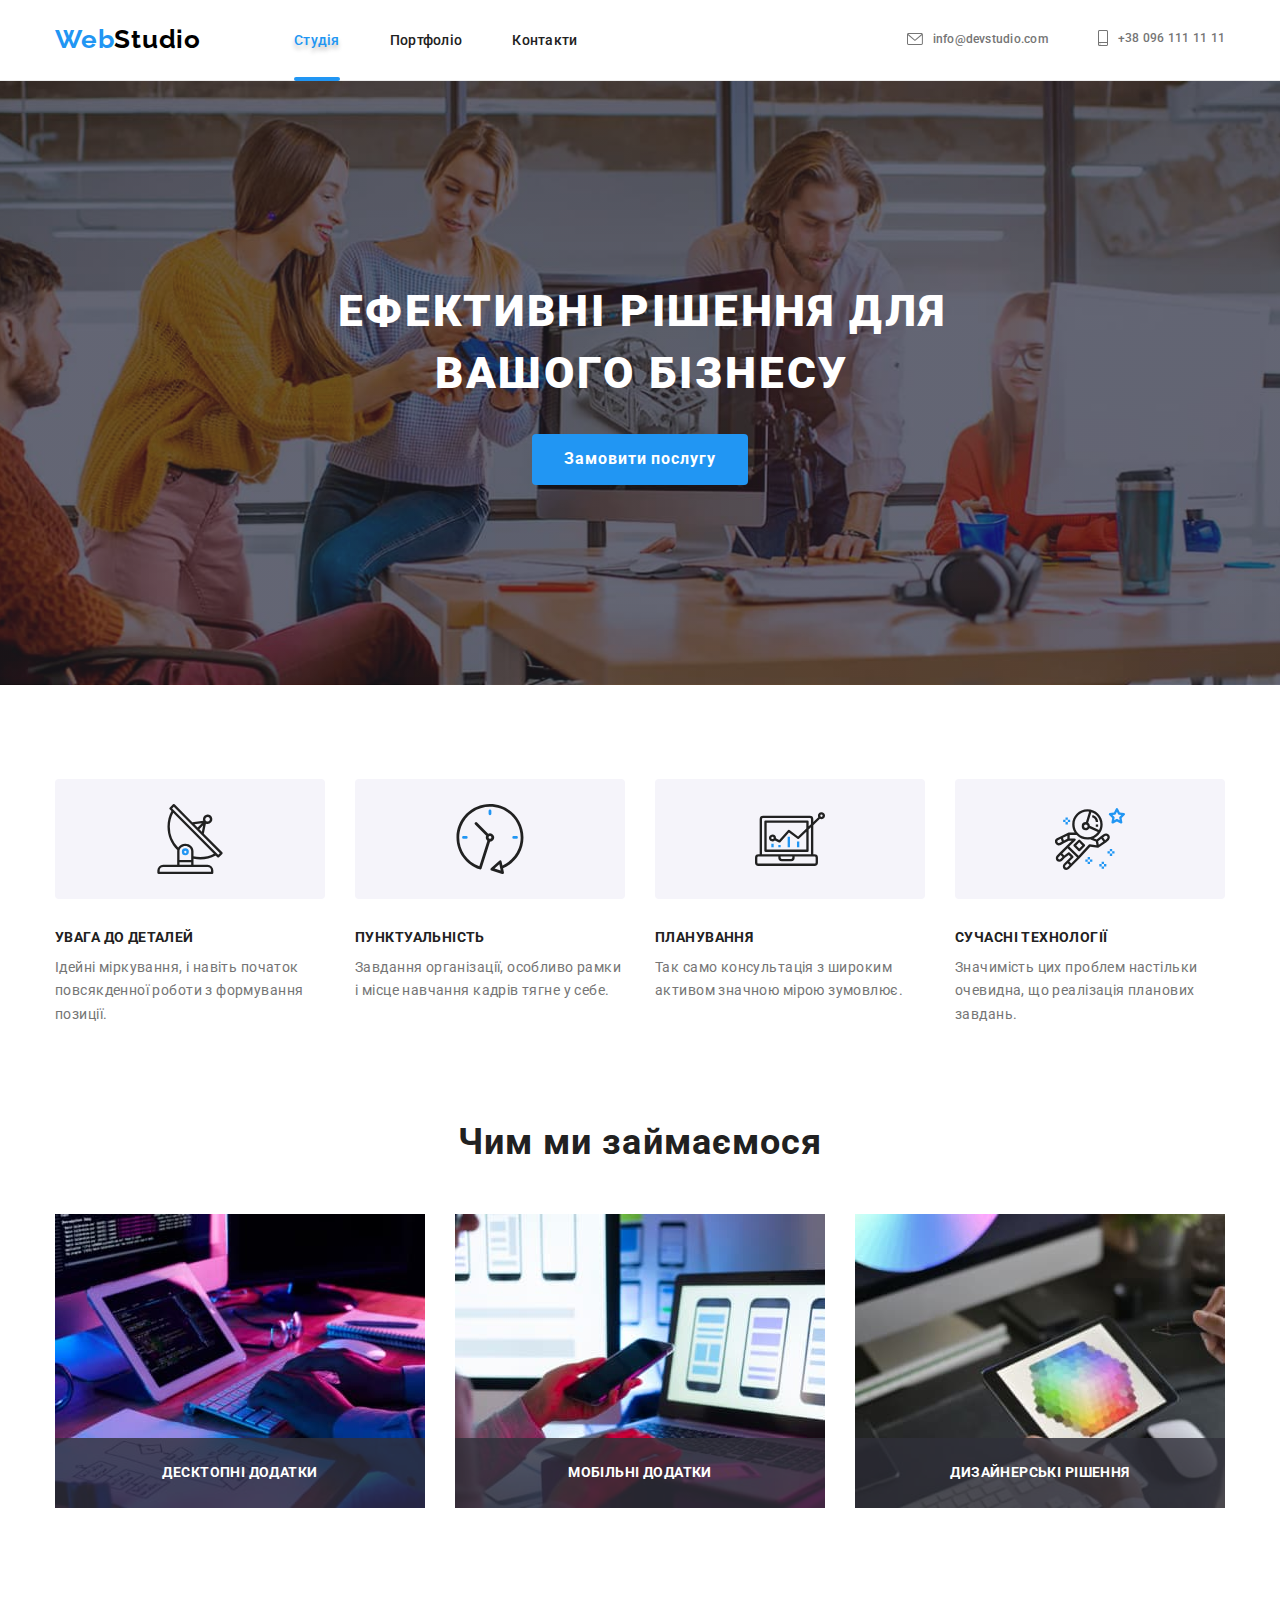
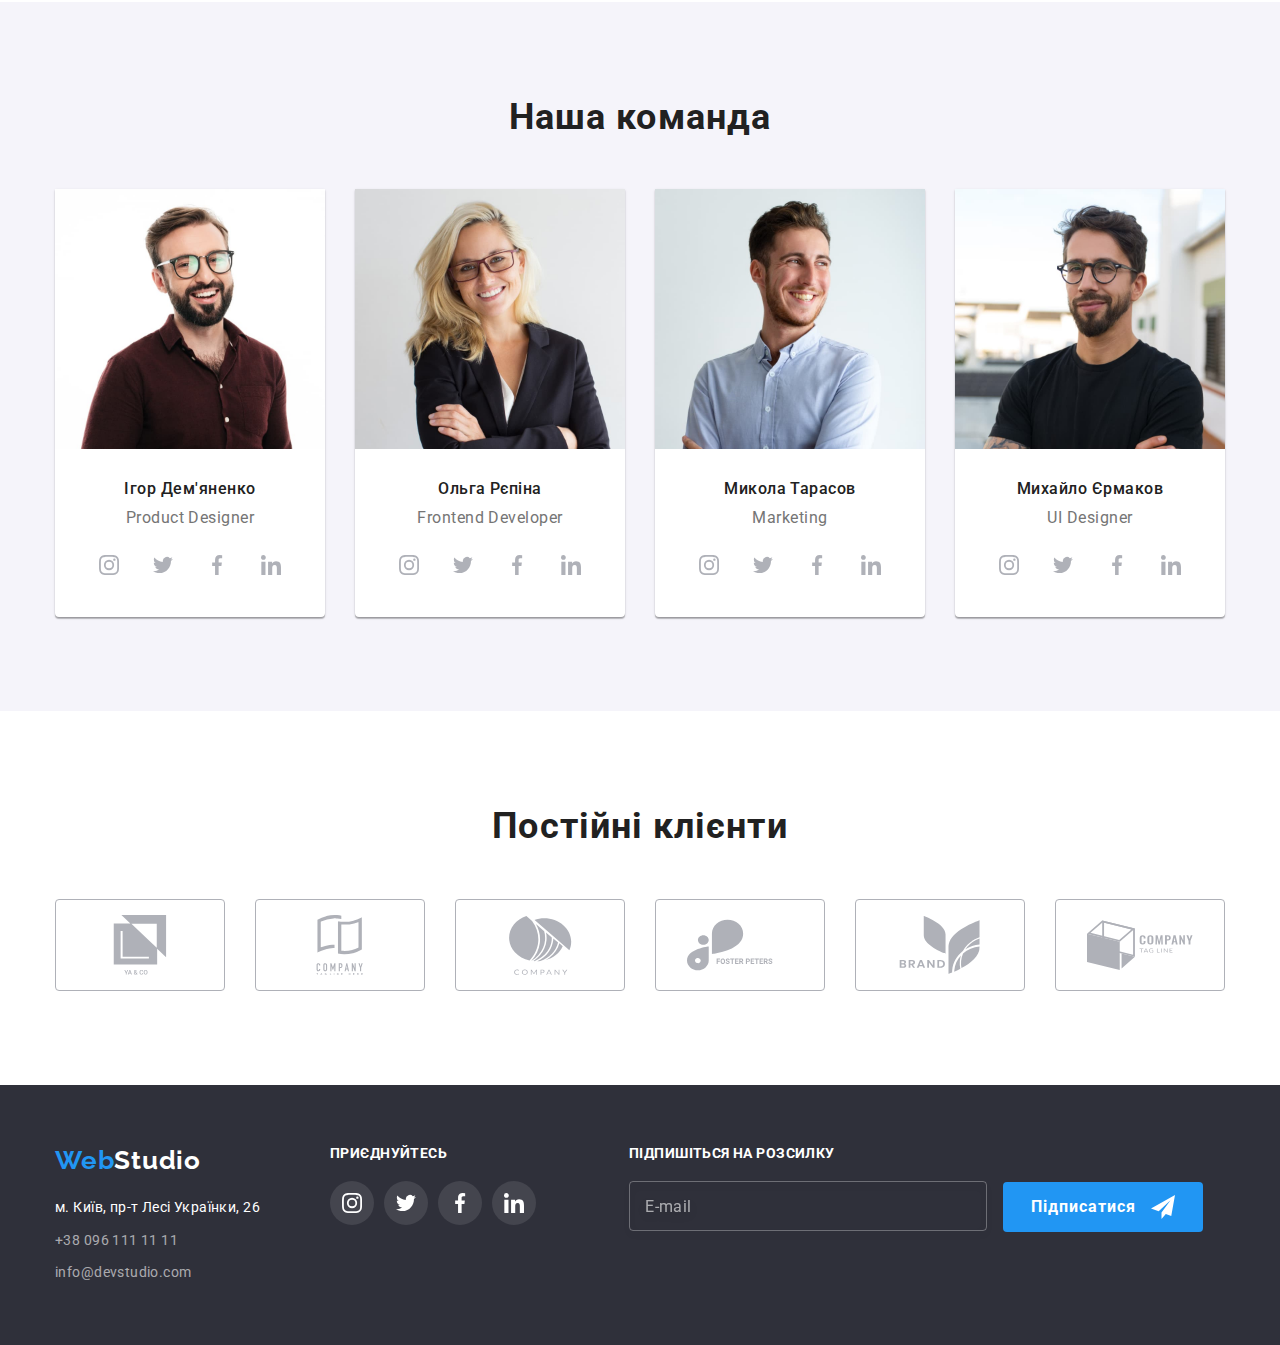
<file: index.html>
<!DOCTYPE html>
<html lang="uk">
  <head>
    <meta charset="UTF-8" />
    <meta http-equiv="X-UA-Compatible" content="IE=edge" />
    <meta name="viewport" content="width=device-width, initial-scale=1.0" />
    <title>WebStudio</title>
    <link rel="preconnect" href="https://fonts.googleapis.com" />
    <link rel="preconnect" href="https://fonts.gstatic.com" crossorigin />
    <link
      href="https://fonts.googleapis.com/css2?family=Raleway:wght@700&family=Roboto:wght@400;500;700;900&display=swap"
      rel="stylesheet"
    />
    <link
      rel="stylesheet"
      href="https://cdnjs.cloudflare.com/ajax/libs/modern-normalize/1.1.0/modern-normalize.min.css"
    />
    <link rel="stylesheet" href="./css/main.min.css" />
  </head>
  <body>
    <header class="header">
      <div class="container header__container">
        <nav class="site-nav">
          <a class="logo header__logo" href="index.html" lang="en"
            >Web<span class="logo__dark">Studio</span></a
          >
          <ul class="site-nav__list">
            <li class="site-nav__item">
              <a class="site-nav__link current-page" href="index.html"
                >Студія</a
              >
            </li>
            <li class="site-nav__item">
              <a class="site-nav__link" href="porfolio.html">Портфоліо</a>
            </li>
            <li class="site-nav__item">
              <a class="site-nav__link" href="index.html">Контакти</a>
            </li>
          </ul>
        </nav>
        <ul class="contacts">
          <li class="contacts__item">
            <a class="contacts__link" href="mailto:info@devstudio.com">
              <svg class="contacts__icon-mail">
                <use href="./images/icon.svg#icon-mail"></use>
              </svg>
              info@devstudio.com</a
            >
          </li>
          <li class="contacts__item">
            <a class="contacts__link" href="tel:+380961111111">
              <svg class="contacts__icon-tel">
                <use href="./images/icon.svg#icon-tel"></use>
              </svg>
              +38 096 111 11 11</a
            >
          </li>
        </ul>
        <button type="button" class="mob-menu__open" data-menu-open>
          <svg class="mob-menu__icon">
            <use href="./images/icon.svg#mob-menu-open"></use>
          </svg>
        </button>
      </div>
      <div class="mob-menu is-hidden" data-menu>
        <div class="mob-menu__container">
          <div class="mob-menu__top">
            <button type="button" class="mob-menu__close" data-menu-close>
              <svg class="mob-menu__icon">
                <use href="./images/icon.svg#icon-close"></use>
              </svg>
            </button>
            <ul class="mob-menu__list">
              <li class="mob-menu__item">
                <a class="mob-menu__link" href="index.html">Студія</a>
              </li>
              <li class="mob-menu__item">
                <a class="mob-menu__link" href="porfolio.html">Портфоліо</a>
              </li>
              <li class="mob-menu__item">
                <a class="mob-menu__link" href="index.html">Контакти</a>
              </li>
            </ul>
          </div>
          <div class="mob-menu__bottom">
            <ul class="mob-contacts">
              <li class="mob-contacts__item">
                <a
                  class="mob-contacts__tel mob-contacts--base"
                  href="tel:+380961111111"
                >
                  +38 096 111 11 11</a
                >
              </li>
              <li class="mob-contacts__item">
                <a
                  class="mob-contacts__mail mob-contacts--base"
                  href="mailto:info@devstudio.com"
                >
                  info@devstudio.com</a
                >
              </li>
            </ul>
            <div class="socials__wrap">
              <ul class="mob-socials">
                <li class="mob-socials__item">
                  <a href="" class="mob-socials__link">Instagram</a>
                </li>
                <li class="mob-socials__item">
                  <a href="" class="mob-socials__link">Twitter</a>
                </li>
                <li class="mob-socials__item">
                  <a href="" class="mob-socials__link">Facebook</a>
                </li>
                <li class="mob-socials__item">
                  <a href="" class="mob-socials__link">LinkedIn</a>
                </li>
              </ul>
            </div>
          </div>
        </div>
      </div>
    </header>
    <main>
      <section class="hero container">
        <div class="hero__container">
          <h1 class="hero__title">Ефективні рішення для вашого бізнесу</h1>
          <div class="hero__button-wrap">
            <button type="button" class="hero__button" data-modal-open>
              Замовити послугу
            </button>
          </div>
        </div>
      </section>
      <section class="preference container section">
        <div class="preference__wrap">
          <h2 class="preference__title visually-hidden">Переваги компанії</h2>
          <ul class="preference__list">
            <li class="preference__item">
              <div class="preference__icon-box">
                <svg class="preference__icon">
                  <use href="./images/icon.svg#icon-antenna"></use>
                  ó
                </svg>
              </div>
              <h3 class="preference__title">УВАГА ДО ДЕТАЛЕЙ</h3>
              <p class="preference__text">
                Ідейні міркування, і навіть початок повсякденної роботи з
                формування позиції.
              </p>
            </li>
            <li class="preference__item">
              <div class="preference__icon-box">
                <svg class="preference__icon">
                  <use href="./images/icon.svg#icon-clock"></use>
                </svg>
              </div>
              <h3 class="preference__title">ПУНКТУАЛЬНІСТЬ</h3>
              <p class="preference__text">
                Завдання організації, особливо рамки і місце навчання кадрів
                тягне у себе.
              </p>
            </li>
            <li class="preference__item">
              <div class="preference__icon-box">
                <svg class="preference__icon">
                  <use href="./images/icon.svg#icon-diagram"></use>
                </svg>
              </div>
              <h3 class="preference__title">ПЛАНУВАННЯ</h3>
              <p class="preference__text">
                Так само консультація з широким активом значною мірою зумовлює.
              </p>
            </li>
            <li class="preference__item">
              <div class="preference__icon-box">
                <svg class="preference__icon">
                  <use href="./images/icon.svg#icon-astronaut"></use>
                </svg>
              </div>
              <h3 class="preference__title">СУЧАСНІ ТЕХНОЛОГІЇ</h3>
              <p class="preference__text">
                Значимість цих проблем настільки очевидна, що реалізація
                планових завдань.
              </p>
            </li>
          </ul>
        </div>
      </section>
      <section class="examples">
        <div class="examples__wrap container">
          <h2 class="examples__title">Чим ми займаємося</h2>
          <ul class="examples__list">
            <li class="examples__item">
              <p class="examples__label">Десктопні додатки</p>
              <picture>
                <source
                  srcset="
                    ./images/example-1-desktop.jpg    1x,
                    ./images/example-1-desktop-2x.jpg 2x
                  "
                  media="(min-width: 1200px)"
                />
                <img
                  src="./images/example-1-desktop.jpg"
                  alt="приклад-роботи-1"
                  width="370"
                />
              </picture>
            </li>
            <li class="examples__item">
              <p class="examples__label">Мобільні додатки</p>
              <picture>
                <source
                  srcset="
                    ./images/example-2-desktop.jpg    1x,
                    ./images/example-2-desktop-2x.jpg 2x
                  "
                  media="(min-width: 1200px)"
                />
                <img
                  src="./images/example-2-desktop.jpg"
                  alt="приклад-роботи-1"
                  width="370"
                />
              </picture>
            </li>
            <li class="examples__item">
              <p class="examples__label">Дизайнерські рішення</p>
              <picture>
                <source
                  srcset="
                    ./images/example-3-desktop.jpg    1x,
                    ./images/example-3-desktop-2x.jpg 2x
                  "
                  media="(min-width: 1200px)"
                />
                <img
                  src="./images/example-3-desktop.jpg"
                  alt="приклад-роботи-1"
                  width="370"
                />
              </picture>
            </li>
          </ul>
        </div>
      </section>
      <section class="team">
        <div class="team__wrap container section">
          <h2 class="team__title">Наша команда</h2>
          <ul class="team__list">
            <li class="team__content-box">
              <picture>
                <source
                  srcset="
                    ./images/team-1-desktop.jpg    1x,
                    ./images/team-1-desktop-2x.jpg 2x
                  "
                  media="(min-width: 1200px)"
                />
                <source
                  srcset="
                    ./images/team-1-tab.jpg    1x,
                    ./images/team-1-tab-2x.jpg 2x
                  "
                  media="(min-width: 768px)"
                />
                <source
                  srcset="
                    ./images/team-1-mob.jpg    1x,
                    ./images/team-1-mob-2x.jpg 2x
                  "
                  media="(max-width: 767px)"
                />
                <img
                  src="./images/team-1-desktop.jpg"
                  alt="перший член команди"
                  width="450px"
                />
              </picture>
              <div class="team__content">
                <h3 class="team__name">Ігор Дем'яненко</h3>
                <p class="team__position" lang="en">Product Designer</p>
                <ul class="social">
                  <li class="social__item">
                    <a
                      href=""
                      target="_blank"
                      rel="nofollow noreferrer noopener"
                      class="social__link"
                    >
                      <svg class="social__icon">
                        <use href="./images/icon.svg#icon-instagram"></use>
                      </svg>
                    </a>
                  </li>
                  <li class="social__item">
                    <a
                      href=""
                      target="_blank"
                      rel="nofollow noreferrer noopener"
                      class="social__link"
                    >
                      <svg class="social__icon">
                        <use href="./images/icon.svg#icon-twitter"></use>
                      </svg>
                    </a>
                  </li>
                  <li class="social__item">
                    <a
                      href=""
                      target="_blank"
                      rel="nofollow noreferrer noopener"
                      class="social__link"
                    >
                      <svg class="social__icon">
                        <use href="./images/icon.svg#icon-facebook"></use>
                      </svg>
                    </a>
                  </li>
                  <li class="social__item">
                    <a
                      href=""
                      target="_blank"
                      rel="nofollow noreferrer noopener"
                      class="social__link"
                    >
                      <svg class="social__icon">
                        <use href="./images/icon.svg#icon-linkedin"></use>
                      </svg>
                    </a>
                  </li>
                </ul>
              </div>
            </li>
            <li class="team__content-box">
              <picture>
                <source
                  srcset="
                    ./images/team-2-desktop.jpg    1x,
                    ./images/team-2-desktop-2x.jpg 2x
                  "
                  media="(min-width: 1200px)"
                />
                <source
                  srcset="
                    ./images/team-2-tab.jpg    1x,
                    ./images/team-2-tab-2x.jpg 2x
                  "
                  media="(min-width: 768px)"
                />
                <source
                  srcset="
                    ./images/team-2-mob.jpg    1x,
                    ./images/team-2-mob-2x.jpg 2x
                  "
                  media="(max-width: 767px)"
                />
                <img
                  src="./images/team-2-desktop.jpg"
                  alt="другий член команди"
                  width="450px"
                />
              </picture>
              <div class="team__content">
                <h3 class="team__name">Ольга Рєпіна</h3>
                <p class="team__position" lang="en">Frontend Developer</p>
                <ul class="social">
                  <li class="social__item">
                    <a
                      href=""
                      target="_blank"
                      rel="nofollow noreferrer noopener"
                      class="social__link"
                    >
                      <svg class="social__icon">
                        <use href="./images/icon.svg#icon-instagram"></use>
                      </svg>
                    </a>
                  </li>
                  <li class="social__item">
                    <a
                      href=""
                      target="_blank"
                      rel="nofollow noreferrer noopener"
                      class="social__link"
                    >
                      <svg class="social__icon">
                        <use href="./images/icon.svg#icon-twitter"></use>
                      </svg>
                    </a>
                  </li>
                  <li class="social__item">
                    <a
                      href=""
                      target="_blank"
                      rel="nofollow noreferrer noopener"
                      class="social__link"
                    >
                      <svg class="social__icon">
                        <use href="./images/icon.svg#icon-facebook"></use>
                      </svg>
                    </a>
                  </li>
                  <li class="social__item">
                    <a
                      href=""
                      target="_blank"
                      rel="nofollow noreferrer noopener"
                      class="social__link"
                    >
                      <svg class="social__icon">
                        <use href="./images/icon.svg#icon-linkedin"></use>
                      </svg>
                    </a>
                  </li>
                </ul>
              </div>
            </li>
            <li class="team__content-box">
              <picture>
                <source
                  srcset="
                    ./images/team-3-desktop.jpg    1x,
                    ./images/team-3-desktop-2x.jpg 2x
                  "
                  media="(min-width: 1200px)"
                />
                <source
                  srcset="
                    ./images/team-3-tab.jpg    1x,
                    ./images/team-3-tab-2x.jpg 2x
                  "
                  media="(min-width: 768px)"
                />
                <source
                  srcset="
                    ./images/team-3-mob.jpg    1x,
                    ./images/team-3-mob-2x.jpg 2x
                  "
                  media="(max-width: 767px)"
                />
                <img
                  src="./images/team-3-desktop.jpg"
                  alt="третій член команди"
                  width="450px"
                />
              </picture>
              <div class="team__content">
                <h3 class="team__name">Микола Тарасов</h3>
                <p class="team__position" lang="en">Marketing</p>
                <ul class="social">
                  <li class="social__item">
                    <a
                      href=""
                      target="_blank"
                      rel="nofollow noreferrer noopener"
                      class="social__link"
                    >
                      <svg class="social__icon">
                        <use href="./images/icon.svg#icon-instagram"></use>
                      </svg>
                    </a>
                  </li>
                  <li class="social__item">
                    <a
                      href=""
                      target="_blank"
                      rel="nofollow noreferrer noopener"
                      class="social__link"
                    >
                      <svg class="social__icon">
                        <use href="./images/icon.svg#icon-twitter"></use>
                      </svg>
                    </a>
                  </li>
                  <li class="social__item">
                    <a
                      href=""
                      target="_blank"
                      rel="nofollow noreferrer noopener"
                      class="social__link"
                    >
                      <svg class="social__icon">
                        <use href="./images/icon.svg#icon-facebook"></use>
                      </svg>
                    </a>
                  </li>
                  <li class="social__item">
                    <a
                      href=""
                      target="_blank"
                      rel="nofollow noreferrer noopener"
                      class="social__link"
                    >
                      <svg class="social__icon">
                        <use href="./images/icon.svg#icon-linkedin"></use>
                      </svg>
                    </a>
                  </li>
                </ul>
              </div>
            </li>
            <li class="team__content-box">
              <picture>
                <source
                  srcset="
                    ./images/team-4-desktop.jpg    1x,
                    ./images/team-4-desktop-2x.jpg 2x
                  "
                  media="(min-width: 1200px)"
                />
                <source
                  srcset="
                    ./images/team-4-tab.jpg    1x,
                    ./images/team-4-tab-2x.jpg 2x
                  "
                  media="(min-width: 768px)"
                />
                <source
                  srcset="
                    ./images/team-4-mob.jpg    1x,
                    ./images/team-4-mob-2x.jpg 2x
                  "
                  media="(max-width: 767px)"
                />
                <img
                  src="./images/team-4-desktop.jpg"
                  alt="четвертий член команди"
                  width="450px"
                />
              </picture>
              <div class="team__content">
                <h3 class="team__name">Михайло Єрмаков</h3>
                <p class="team__position" lang="en">UI Designer</p>
                <ul class="social">
                  <li class="social__item">
                    <a
                      href=""
                      target="_blank"
                      rel="nofollow noreferrer noopener"
                      class="social__link"
                    >
                      <svg class="social__icon">
                        <use href="./images/icon.svg#icon-instagram"></use>
                      </svg>
                    </a>
                  </li>
                  <li class="social__item">
                    <a
                      href=""
                      target="_blank"
                      rel="nofollow noreferrer noopener"
                      class="social__link"
                    >
                      <svg class="social__icon">
                        <use href="./images/icon.svg#icon-twitter"></use>
                      </svg>
                    </a>
                  </li>
                  <li class="social__item">
                    <a
                      href=""
                      target="_blank"
                      rel="nofollow noreferrer noopener"
                      class="social__link"
                    >
                      <svg class="social__icon">
                        <use href="./images/icon.svg#icon-facebook"></use>
                      </svg>
                    </a>
                  </li>
                  <li class="social__item">
                    <a
                      href=""
                      target="_blank"
                      rel="nofollow noreferrer noopener"
                      class="social__link"
                    >
                      <svg class="social__icon">
                        <use href="./images/icon.svg#icon-linkedin"></use>
                      </svg>
                    </a>
                  </li>
                </ul>
              </div>
            </li>
          </ul>
        </div>
      </section>
      <section class="clients container section">
        <div class="clients__container">
          <h2 class="clients__title">Постійні клієнти</h2>
          <div class="clients__wrap">
            <ul class="clients__list">
              <li class="clients__item">
                <a
                  href=""
                  target="_blank"
                  rel="nofollow noreferrer noopener"
                  class="clients__link"
                >
                  <svg class="clients__icon">
                    <use href="./images/icon.svg#icon-client1"></use>
                  </svg>
                </a>
              </li>
              <li class="clients__item">
                <a
                  href=""
                  target="_blank"
                  rel="nofollow noreferrer noopener"
                  class="clients__link"
                >
                  <svg class="clients__icon">
                    <use href="./images/icon.svg#icon-client2"></use>
                  </svg>
                </a>
              </li>
              <li class="clients__item">
                <a
                  href=""
                  target="_blank"
                  rel="nofollow noreferrer noopener"
                  class="clients__link"
                >
                  <svg class="clients__icon">
                    <use href="./images/icon.svg#icon-client3"></use>
                  </svg>
                </a>
              </li>
              <li class="clients__item">
                <a
                  href=""
                  target="_blank"
                  rel="nofollow noreferrer noopener"
                  class="clients__link"
                >
                  <svg class="clients__icon">
                    <use href="./images/icon.svg#icon-client4"></use>
                  </svg>
                </a>
              </li>
              <li class="clients__item">
                <a
                  href=""
                  target="_blank"
                  rel="nofollow noreferrer noopener"
                  class="clients__link"
                >
                  <svg class="clients__icon">
                    <use href="./images/icon.svg#icon-client5"></use>
                  </svg>
                </a>
              </li>
              <li class="clients__item">
                <a
                  href=""
                  target="_blank"
                  rel="nofollow noreferrer noopener"
                  class="clients__link"
                >
                  <svg class="clients__icon">
                    <use href="./images/icon.svg#icon-client6"></use>
                  </svg>
                </a>
              </li>
            </ul>
          </div>
        </div>
      </section>
    </main>
    <footer class="footer">
      <div class="footer__container container">
        <div class="container__adress">
          <a class="logo footer__logo" href="index.html" lang="en"
            >Web<span class="logo__light">Studio</span></a
          >
          <address class="adress">
            <ul class="adress__list">
              <li class="adress__item">
                <a
                  class="adress__link"
                  href="https://goo.gl/maps/zyHWD3Ue8EEXUori7"
                  target="_blank"
                  rel="nofollow noreferrer noopener"
                >
                  м. Київ, пр-т Лесі Українки, 26
                </a>
              </li>
              <li class="adress__item">
                <a
                  class="adress__link adress__link--grey"
                  href="tel:+380961111111"
                  >+38 096 111 11 11</a
                >
              </li>
              <li class="adress__list">
                <a
                  class="adress__link adress__link--grey"
                  href="mailto:info@devstudio.com"
                  >info@devstudio.com</a
                >
              </li>
            </ul>
          </address>
        </div>
        <div class="socials">
          <h2 class="socials__title">приєднуйтесь</h2>
          <ul class="socials__list">
            <li class="socials__item">
              <a
                href=""
                target="_blank"
                rel="nofollow noreferrer noopener"
                class="socials__link"
              >
                <span class="visually-hidden">Instagram</span>
                <svg class="socials__icon">
                  <use href="./images/icon.svg#icon-instagram2"></use>
                </svg>
              </a>
            </li>
            <li class="socials__item">
              <a
                href=""
                target="_blank"
                rel="nofollow noreferrer noopener"
                class="socials__link"
              >
                <span class="visually-hidden">Twitter</span>
                <svg class="socials__icon">
                  <use href="./images/icon.svg#icon-twitter2"></use>
                </svg>
              </a>
            </li>
            <li class="socials__item">
              <a
                href=""
                target="_blank"
                rel="nofollow noreferrer noopener"
                class="socials__link"
              >
                <span class="visually-hidden">Facebook</span>
                <svg class="socials__icon">
                  <use href="./images/icon.svg#icon-facebook2"></use>
                </svg>
              </a>
            </li>
            <li class="socials__item">
              <a
                href=""
                target="_blank"
                rel="nofollow noreferrer noopener"
                class="socials__link"
              >
                <span class="visually-hidden">LinkedIn</span>
                <svg class="socials__icon">
                  <use href="./images/icon.svg#icon-linkedin2"></use>
                </svg>
              </a>
            </li>
          </ul>
        </div>
        <div class="newsletter">
          <h2 class="newsletter__title">Підпишіться на розсилку</h2>
          <div class="newsletter__wrap">
            <form name="newsletter__form" autocomplete="on" novalidate>
              <input
                type="email"
                name="email"
                placeholder="E-mail"
                class="newsletter__input"
              />
              <button type="submit" class="newsletter__submit-btn">
                Підписатися
                <svg class="newsletter__submit-btn__icon">
                  <use href="./images/icon.svg#icon-send"></use>
                </svg>
              </button>
            </form>
          </div>
        </div>
      </div>
    </footer>
    <div class="backdrop is-hidden" data-modal>
      <div class="form">
        <button class="close-btn" data-modal-close>
          <svg class="close-btn__icon">
            <use href="./images/icon.svg#icon-close"></use>
          </svg>
        </button>
        <form class="form__wrap">
          <h3 class="form__title">Залиште свої дані, ми вам передзвонимо</h3>
          <div class="form__field">
            <label for="name" class="form__label">
              <span class="form__label-text">Ім'я</span>
              <input
                type="text"
                name="name"
                id="name"
                class="form__input"
                placeholder=" "
                required
              />
              <svg class="form__icon">
                <use href="./images/icon.svg#icon-modal-person"></use>
              </svg>
            </label>
          </div>
          <div class="form__field">
            <label for="tel" class="form__label"
              ><span class="form__label-text">Телефон</span>
              <input
                type="tel"
                name="tel"
                id="tel"
                class="form__input"
                placeholder=" "
                required
              />
              <svg class="form__icon">
                <use href="./images/icon.svg#icon-modal-phone"></use>
              </svg>
            </label>
          </div>
          <div class="form__field">
            <label for="email" class="form__label"
              ><span class="form__label-text">Пошта</span>
              <input
                type="email"
                name="email"
                id="email"
                class="form__input"
                placeholder=" "
                required
              />
              <svg class="form__icon">
                <use href="./images/icon.svg#icon-modal-email"></use>
              </svg>
            </label>
          </div>
          <div class="form__field">
            <label for="comment" class="form__label"
              ><span class="form__label-text">Коментар</span>
              <textarea
                name="comment"
                rows="5"
                id="comment"
                placeholder="Введіть текст"
                class="form__textarea"
              ></textarea>
            </label>
          </div>
          <div class="checkbox">
            <label for="agrement" class="checkbox__label"
              >Погоджуюся з розсилкою та приймаю
              <a href="index.html" class="checkbox__link">Умови договору</a>
              <input
                type="checkbox"
                name="agrement"
                id="agrement"
                class="checkbox__invisible"
              />
              <span class="checkbox__custom"> </span>
            </label>
          </div>
          <button type="submit" class="send-btn">Відправити</button>
        </form>
      </div>
    </div>

    <script src="./js/modal.js"></script>
    <script src="./js/menu.js"></script>
  </body>
</html>
</file>
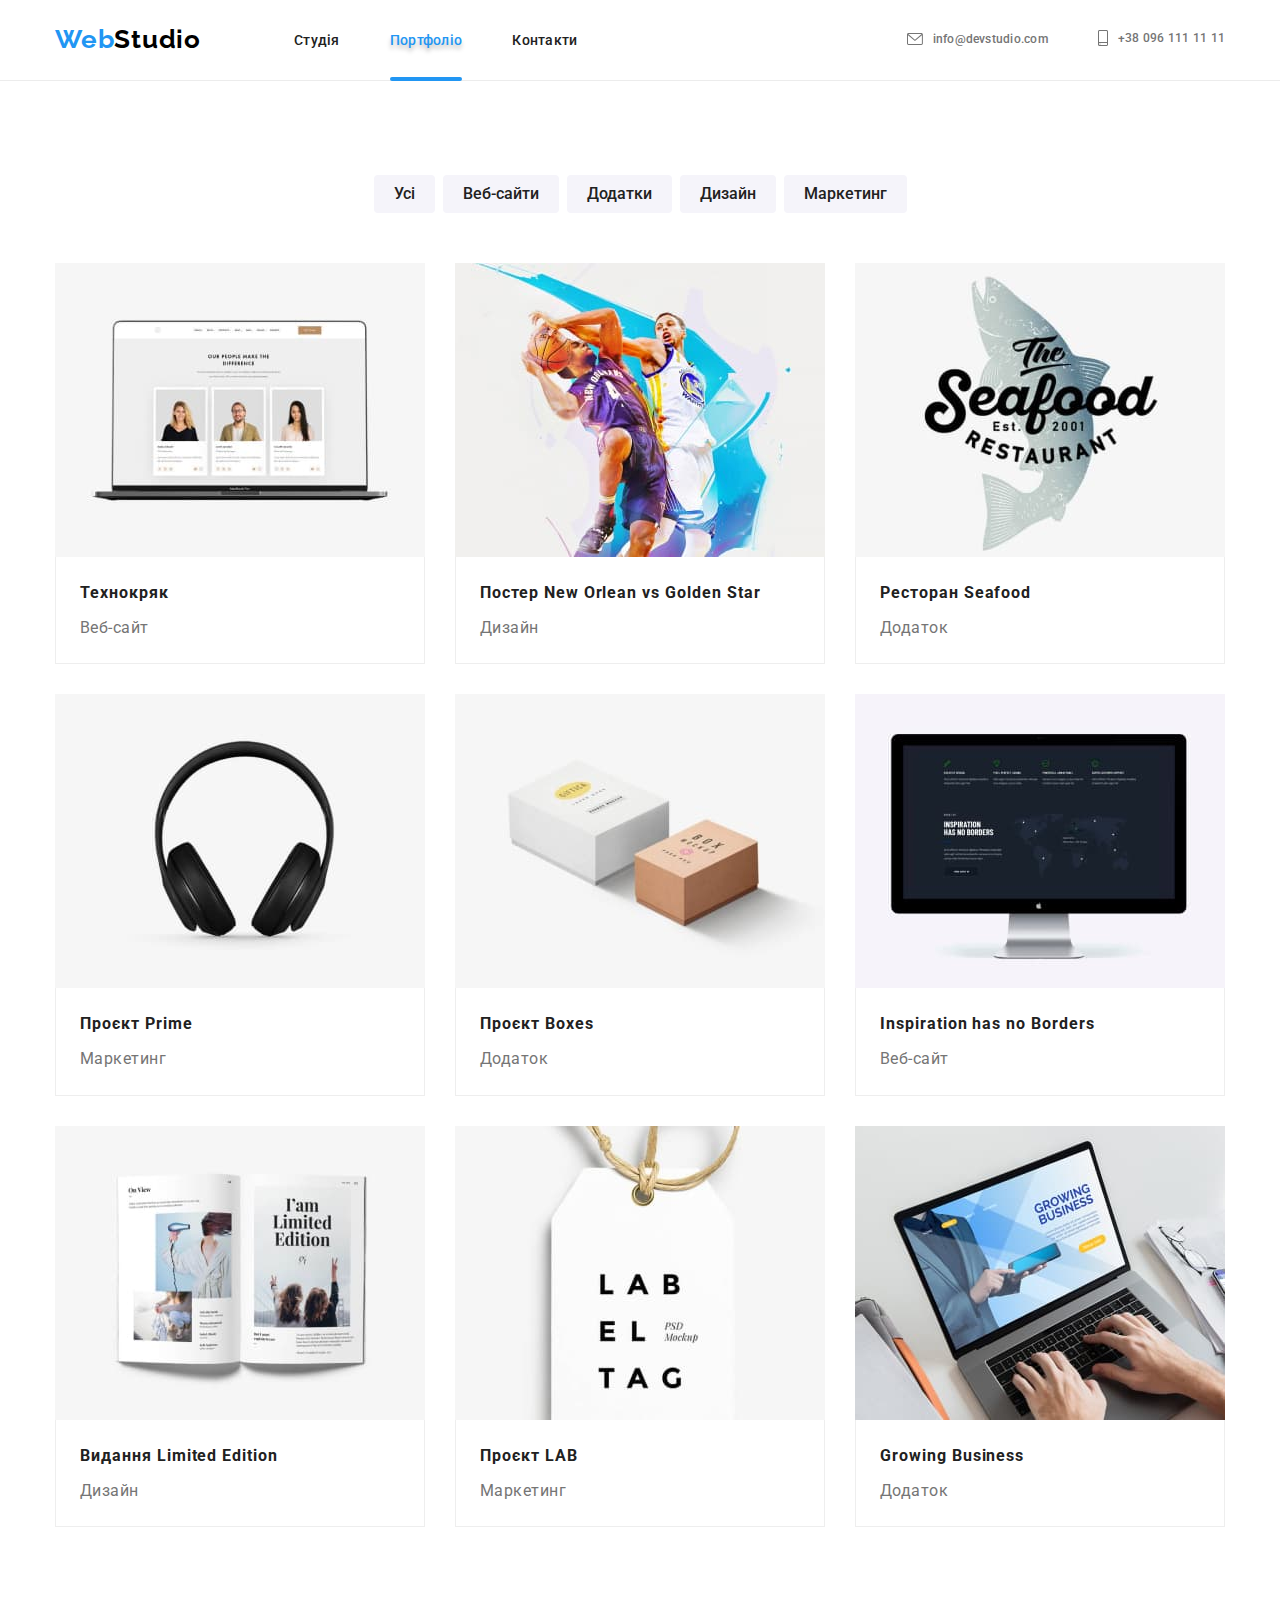
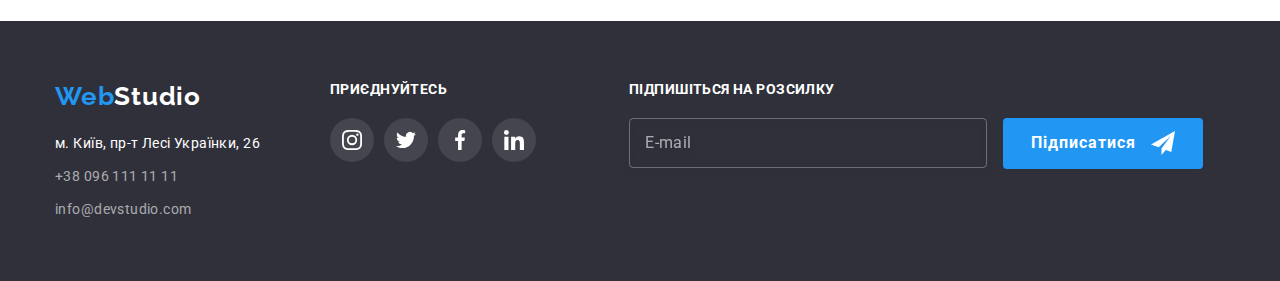
<file: porfolio.html>
<!DOCTYPE html>
<html lang="uk">
  <head>
    <meta charset="UTF-8" />
    <meta http-equiv="X-UA-Compatible" content="IE=edge" />
    <meta name="viewport" content="width=device-width, initial-scale=1.0" />
    <title>Portfolio</title>
    <link rel="preconnect" href="https://fonts.googleapis.com" />
    <link rel="preconnect" href="https://fonts.gstatic.com" crossorigin />
    <link
      href="https://fonts.googleapis.com/css2?family=Raleway:wght@700&family=Roboto:wght@400;500;700;900&display=swap"
      rel="stylesheet"
    />
    <link
      rel="stylesheet"
      href="https://cdnjs.cloudflare.com/ajax/libs/modern-normalize/1.1.0/modern-normalize.min.css"
    />
    <link rel="stylesheet" href="./css/main.min.css" />
  </head>
  <body>
    <header class="header">
      <div class="container header__container">
        <nav class="site-nav">
          <a class="logo header__logo" href="index.html" lang="en"
            >Web<span class="logo__dark">Studio</span></a
          >
          <ul class="site-nav__list">
            <li class="site-nav__item">
              <a class="site-nav__link" href="index.html"
                >Студія</a
              >
            </li>
            <li class="site-nav__item">
              <a class="site-nav__link current-page" href="porfolio.html">Портфоліо</a>
            </li>
            <li class="site-nav__item">
              <a class="site-nav__link" href="index.html">Контакти</a>
            </li>
          </ul>
        </nav>
        <ul class="contacts">
          <li class="contacts__item">
            <a class="contacts__link" href="mailto:info@devstudio.com">
              <svg class="contacts__icon-mail">
                <use href="./images/icon.svg#icon-mail"></use>
              </svg>
              info@devstudio.com</a
            >
          </li>
          <li class="contacts__item">
            <a class="contacts__link" href="tel:+380961111111">
              <svg class="contacts__icon-tel">
                <use href="./images/icon.svg#icon-tel"></use>
              </svg>
              +38 096 111 11 11</a
            >
          </li>
        </ul>
        <button type="button" class="mob-menu__open" data-menu-open>
          <svg class="mob-menu__icon">
            <use href="./images/icon.svg#mob-menu-open"></use>
          </svg>
        </button>
      </div>
      <div class="mob-menu is-hidden" data-menu>
        <div class="mob-menu__container">
          <div class="mob-menu__top">
            <button type="button" class="mob-menu__close" data-menu-close>
              <svg class="mob-menu__icon">
                <use href="./images/icon.svg#icon-close"></use>
              </svg>
            </button>
            <ul class="mob-menu__list">
              <li class="mob-menu__item">
                <a class="mob-menu__link" href="index.html">Студія</a>
              </li>
              <li class="mob-menu__item">
                <a class="mob-menu__link" href="porfolio.html">Портфоліо</a>
              </li>
              <li class="mob-menu__item">
                <a class="mob-menu__link" href="index.html">Контакти</a>
              </li>
            </ul>
          </div>
          <div class="mob-menu__bottom">
            <ul class="mob-contacts">
              <li class="mob-contacts__item">
                <a
                  class="mob-contacts__tel mob-contacts--base"
                  href="tel:+380961111111"
                >
                  +38 096 111 11 11</a
                >
              </li>
              <li class="mob-contacts__item">
                <a
                  class="mob-contacts__mail mob-contacts--base"
                  href="mailto:info@devstudio.com"
                >
                  info@devstudio.com</a
                >
              </li>
            </ul>
            <div class="socials__wrap">
              <ul class="mob-socials">
                <li class="mob-socials__item">
                  <a href="" class="mob-socials__link">Instagram</a>
                </li>
                <li class="mob-socials__item">
                  <a href="" class="mob-socials__link">Twitter</a>
                </li>
                <li class="mob-socials__item">
                  <a href="" class="mob-socials__link">Facebook</a>
                </li>
                <li class="mob-socials__item">
                  <a href="" class="mob-socials__link">LinkedIn</a>
                </li>
              </ul>
            </div>
          </div>
        </div>
      </div>
    </header>
    <main>
      <section class="portfolio">
        <div class="portfolio__wrap container section">
          <h1 class="visually-hidden">Приклади робіт</h1>
          <ul class="filters">
            <li class="filters__item">
              <button type="button" class="filters__button">Усі</button>
            </li>
            <li class="filters__item">
              <button type="button" class="filters__button">Веб-сайти</button>
            </li>
            <li class="filters__item">
              <button type="button" class="filters__button">Додатки</button>
            </li>
            <li class="filters__item">
              <button type="button" class="filters__button">Дизайн</button>
            </li>
            <li class="filters__item">
              <button type="button" class="filters__button">Маркетинг</button>
            </li>
          </ul>
          <ul class="portfolio__list">
            <li class="portfolio__card">
              <a class="portfolio__link" href="">
                <div class="overlay">
                  <div class="overlay__box">
                    <p class="overlay__text">
                      Ресурс пропонує комплексні пропозиції з різним рівнем
                      функціоналу та сервісів. Все це дозволить відвідувачу
                      отримати вичерпні відомості про компанію чи приватну
                      особу.
                    </p>
                  </div>
                  <picture>
                    <source
                      srcset="
                        ./images/1_project-desktop.jpg    1x,
                        ./images/1_project-desktop-2x.jpg 2x
                      "
                      media="(min-width: 1200px)"
                    />
                    <source
                      srcset="
                        ./images/1_project-tab.jpg    1x,
                        ./images/1_project-tab-2x.jpg 2x
                      "
                      media="(min-width: 768px)"
                    />
                    <source
                      srcset="
                        ./images/1_project-mob.jpg    1x,
                        ./images/1_project-mob-2x.jpg 2x
                      "
                      media="(max-width: 767px)"
                    />
                    <img
                      src="./images/1_project-desktop.jpg"
                      alt="Веб-сайт"
                      width="450"
                    />
                  </picture>
                </div>
                <div class="portfolio__content">
                  <h2 class="portfolio__title">Технокряк</h2>
                  <p class="portfolio__text">Веб-сайт</p>
                </div>
              </a>
            </li>
            <li class="portfolio__card">
              <a class="portfolio__link" href="">
                <div class="overlay">
                  <div class="overlay__box">
                    <p class="overlay__text">
                      Ресурс пропонує комплексні пропозиції з різним рівнем
                      функціоналу та сервісів. Все це дозволить відвідувачу
                      отримати вичерпні відомості про компанію чи приватну
                      особу.
                    </p>
                  </div>
                  <picture>
                    <source
                      srcset="
                        ./images/2_project-desktop.jpg    1x,
                        ./images/2_project-desktop-2x.jpg 2x
                      "
                      media="(min-width: 1200px)"
                    />
                    <source
                      srcset="
                        ./images/2_project-tab.jpg    1x,
                        ./images/2_project-tab-2x.jpg 2x
                      "
                      media="(min-width: 768px)"
                    />
                    <source
                      srcset="
                        ./images/2_project-mob.jpg    1x,
                        ./images/2_project-mob-2x.jpg 2x
                      "
                      media="(max-width: 767px)"
                    />
                    <img
                      src="./images/2_project-desktop.jpg"
                      alt="проєкт дизайну"
                      width="450"
                    />
                  </picture>
                </div>
                <div class="portfolio__content">
                  <h2 class="portfolio__title">
                    Постер <span lang="en">New Orlean vs Golden Star</span>
                  </h2>
                  <p class="portfolio__text">Дизайн</p>
                </div>
              </a>
            </li>
            <li class="portfolio__card">
              <a class="link" href="">
                <div class="overlay">
                  <div class="overlay__box">
                    <p class="overlay__text">
                      Ресурс пропонує комплексні пропозиції з різним рівнем
                      функціоналу та сервісів. Все це дозволить відвідувачу
                      отримати вичерпні відомості про компанію чи приватну
                      особу.
                    </p>
                  </div>
                  <picture>
                    <source
                      srcset="
                        ./images/3_project-desktop.jpg    1x,
                        ./images/3_project-desktop-2x.jpg 2x
                      "
                      media="(min-width: 1200px)"
                    />
                    <source
                      srcset="
                        ./images/3_project-tab.jpg    1x,
                        ./images/3_project-tab-2x.jpg 2x
                      "
                      media="(min-width: 768px)"
                    />
                    <source
                      srcset="
                        ./images/3_project-mob.jpg    1x,
                        ./images/3_project-mob-2x.jpg 2x
                      "
                      media="(max-width: 767px)"
                    />
                    <img
                      src="./images/3_project-desktop.jpg"
                      alt="додаток ресторану"
                      width="450"
                    />
                  </picture>
                </div>
                <div class="portfolio__content">
                  <h2 class="portfolio__title">
                    Ресторан <span lang="en">Seafood</span>
                  </h2>
                  <p class="portfolio__text">Додаток</p>
                </div>
              </a>
            </li>
            <li class="portfolio__card">
              <a class="link" href="">
                <div class="overlay">
                  <div class="overlay__box">
                    <p class="overlay__text">
                      Ресурс пропонує комплексні пропозиції з різним рівнем
                      функціоналу та сервісів. Все це дозволить відвідувачу
                      отримати вичерпні відомості про компанію чи приватну
                      особу.
                    </p>
                  </div>
                  <picture>
                    <source
                      srcset="
                        ./images/4_project-desktop.jpg    1x,
                        ./images/4_project-desktop-2x.jpg 2x
                      "
                      media="(min-width: 1200px)"
                    />
                    <source
                      srcset="
                        ./images/4_project-tab.jpg    1x,
                        ./images/4_project-tab-2x.jpg 2x
                      "
                      media="(min-width: 768px)"
                    />
                    <source
                      srcset="
                        ./images/4_project-mob.jpg    1x,
                        ./images/4_project-mob-2x.jpg 2x
                      "
                      media="(max-width: 767px)"
                    />
                    <img
                      src="./images/4_project-desktop.jpg"
                      alt="маркетинг проєкт"
                      width="450"
                    />
                  </picture>
                </div>
                <div class="portfolio__content">
                  <h2 class="portfolio__title">
                    Проєкт <span lang="en">Prime</span>
                  </h2>
                  <p class="portfolio__text">Маркетинг</p>
                </div>
              </a>
            </li>
            <li class="portfolio__card">
              <a class="link" href="">
                <div class="overlay">
                  <div class="overlay__box">
                    <p class="overlay__text">
                      Ресурс пропонує комплексні пропозиції з різним рівнем
                      функціоналу та сервісів. Все це дозволить відвідувачу
                      отримати вичерпні відомості про компанію чи приватну
                      особу.
                    </p>
                  </div>
                  <picture>
                    <source
                      srcset="
                        ./images/5_project-desktop.jpg    1x,
                        ./images/5_project-desktop-2x.jpg 2x
                      "
                      media="(min-width: 1200px)"
                    />
                    <source
                      srcset="
                        ./images/5_project-tab.jpg    1x,
                        ./images/5_project-tab-2x.jpg 2x
                      "
                      media="(min-width: 768px)"
                    />
                    <source
                      srcset="
                        ./images/5_project-mob.jpg    1x,
                        ./images/5_project-mob-2x.jpg 2x
                      "
                      media="(max-width: 767px)"
                    />
                    <img
                      src="./images/5_project-desktop.jpg"
                      alt="додаток Boxes"
                      width="450"
                    />
                  </picture>
                </div>
                <div class="portfolio__content">
                  <h2 class="portfolio__title">
                    Проєкт <span lang="en">Boxes</span>
                  </h2>
                  <p class="portfolio__text">Додаток</p>
                </div>
              </a>
            </li>
            <li class="portfolio__card">
              <a class="link" href="">
                <div class="overlay">
                  <div class="overlay__box">
                    <p class="overlay__text">
                      Ресурс пропонує комплексні пропозиції з різним рівнем
                      функціоналу та сервісів. Все це дозволить відвідувачу
                      отримати вичерпні відомості про компанію чи приватну
                      особу.
                    </p>
                  </div>
                  <picture>
                    <source
                      srcset="
                        ./images/6_project-desktop.jpg    1x,
                        ./images/6_project-desktop-2x.jpg 2x
                      "
                      media="(min-width: 1200px)"
                    />
                    <source
                      srcset="
                        ./images/6_project-tab.jpg    1x,
                        ./images/6_project-tab-2x.jpg 2x
                      "
                      media="(min-width: 768px)"
                    />
                    <source
                      srcset="
                        ./images/6_project-mob.jpg    1x,
                        ./images/6_project-mob-2x.jpg 2x
                      "
                      media="(max-width: 767px)"
                    />
                    <img
                      src="./images/6_project-desktop.jpg"
                      alt="веб-сайт цікавого проєкту"
                      width="450"
                    />
                  </picture>
                </div>
                <div class="portfolio__content">
                  <h2 class="portfolio__title" lang="en">
                    Inspiration has no Borders
                  </h2>
                  <p class="portfolio__text">Веб-сайт</p>
                </div>
              </a>
            </li>
            <li class="portfolio__card">
              <a class="link" href="">
                <div class="overlay">
                  <div class="overlay__box">
                    <p class="overlay__text">
                      Ресурс пропонує комплексні пропозиції з різним рівнем
                      функціоналу та сервісів. Все це дозволить відвідувачу
                      отримати вичерпні відомості про компанію чи приватну
                      особу.
                    </p>
                  </div>
                  <picture>
                    <source
                      srcset="
                        ./images/7_project-desktop.jpg    1x,
                        ./images/7_project-desktop-2x.jpg 2x
                      "
                      media="(min-width: 1200px)"
                    />
                    <source
                      srcset="
                        ./images/7_project-tab.jpg    1x,
                        ./images/7_project-tab-2x.jpg 2x
                      "
                      media="(min-width: 768px)"
                    />
                    <source
                      srcset="
                        ./images/7_project-mob.jpg    1x,
                        ./images/7_project-mob-2x.jpg 2x
                      "
                      media="(max-width: 767px)"
                    />
                    <img
                      src="./images/7_project-desktop.jpg"
                      alt="дизайн літературного видання"
                      width="450"
                    />
                  </picture>
                </div>
                <div class="portfolio__content">
                  <h2 class="portfolio__title">
                    Видання <span>Limited Edition</span>
                  </h2>
                  <p class="portfolio__text">Дизайн</p>
                </div>
              </a>
            </li>
            <li class="portfolio__card">
              <a class="link" href="">
                <div class="overlay">
                  <div class="overlay__box">
                    <p class="overlay__text">
                      Ресурс пропонує комплексні пропозиції з різним рівнем
                      функціоналу та сервісів. Все це дозволить відвідувачу
                      отримати вичерпні відомості про компанію чи приватну
                      особу.
                    </p>
                  </div>
                  <picture>
                    <source
                      srcset="
                        ./images/8_project-desktop.jpg    1x,
                        ./images/8_project-desktop-2x.jpg 2x
                      "
                      media="(min-width: 1200px)"
                    />
                    <source
                      srcset="
                        ./images/8_project-tab.jpg    1x,
                        ./images/8_project-tab-2x.jpg 2x
                      "
                      media="(min-width: 768px)"
                    />
                    <source
                      srcset="
                        ./images/8_project-mob.jpg    1x,
                        ./images/8_project-mob-2x.jpg 2x
                      "
                      media="(max-width: 767px)"
                    />
                    <img
                      src="./images/8_project-desktop.jpg"
                      alt="другий маркетинг проєкт"
                      width="450"
                    />
                  </picture>
                </div>
                <div class="portfolio__content">
                  <h2 class="portfolio__title">
                    Проєкт <span lang="en">LAB</span>
                  </h2>
                  <p class="portfolio__text">Маркетинг</p>
                </div>
              </a>
            </li>
            <li class="portfolio__card">
              <a class="link" href="">
                <div class="overlay">
                  <div class="overlay__box">
                    <p class="overlay__text">
                      Ресурс пропонує комплексні пропозиції з різним рівнем
                      функціоналу та сервісів. Все це дозволить відвідувачу
                      отримати вичерпні відомості про компанію чи приватну
                      особу.
                    </p>
                  </div>
                  <picture>
                    <source
                      srcset="
                        ./images/9_project-desktop.jpg    1x,
                        ./images/9_project-desktop-2x.jpg 2x
                      "
                      media="(min-width: 1200px)"
                    />
                    <source
                      srcset="
                        ./images/9_project-tab.jpg    1x,
                        ./images/9_project-tab-2x.jpg 2x
                      "
                      media="(min-width: 768px)"
                    />
                    <source
                      srcset="
                        ./images/9_project-mob.jpg    1x,
                        ./images/9_project-mob-2x.jpg 2x
                      "
                      media="(max-width: 767px)"
                    />
                    <img
                      src="./images/9_project-desktop.jpg"
                      alt="додаток розвитку бізнесу"
                      width="450"
                    />
                  </picture>
                </div>
                <div class="portfolio__content">
                  <h2 class="portfolio__title" lang="en">Growing Business</h2>
                  <p class="portfolio__text">Додаток</p>
                </div>
              </a>
            </li>
          </ul>
        </div>
      </section>
    </main>
    <footer class="footer">
      <div class="footer__container container">
        <div class="container__adress">
          <a class="logo footer__logo" href="index.html" lang="en"
            >Web<span class="logo__light">Studio</span></a
          >
          <address class="adress">
            <ul class="adress__list">
              <li class="adress__item">
                <a
                  class="adress__link"
                  href="https://goo.gl/maps/zyHWD3Ue8EEXUori7"
                  target="_blank"
                  rel="nofollow noreferrer noopener"
                >
                  м. Київ, пр-т Лесі Українки, 26
                </a>
              </li>
              <li class="adress__item">
                <a
                  class="adress__link adress__link--grey"
                  href="tel:+380961111111"
                  >+38 096 111 11 11</a
                >
              </li>
              <li class="adress__list">
                <a
                  class="adress__link adress__link--grey"
                  href="mailto:info@devstudio.com"
                  >info@devstudio.com</a
                >
              </li>
            </ul>
          </address>
        </div>
        <div class="socials">
          <h2 class="socials__title">приєднуйтесь</h2>
          <ul class="socials__list">
            <li class="socials__item">
              <a
                href=""
                target="_blank"
                rel="nofollow noreferrer noopener"
                class="socials__link"
              >
                <span class="visually-hidden">Instagram</span>
                <svg class="socials__icon">
                  <use href="./images/icon.svg#icon-instagram2"></use>
                </svg>
              </a>
            </li>
            <li class="socials__item">
              <a
                href=""
                target="_blank"
                rel="nofollow noreferrer noopener"
                class="socials__link"
              >
                <span class="visually-hidden">Twitter</span>
                <svg class="socials__icon">
                  <use href="./images/icon.svg#icon-twitter2"></use>
                </svg>
              </a>
            </li>
            <li class="socials__item">
              <a
                href=""
                target="_blank"
                rel="nofollow noreferrer noopener"
                class="socials__link"
              >
                <span class="visually-hidden">Facebook</span>
                <svg class="socials__icon">
                  <use href="./images/icon.svg#icon-facebook2"></use>
                </svg>
              </a>
            </li>
            <li class="socials__item">
              <a
                href=""
                target="_blank"
                rel="nofollow noreferrer noopener"
                class="socials__link"
              >
                <span class="visually-hidden">LinkedIn</span>
                <svg class="socials__icon">
                  <use href="./images/icon.svg#icon-linkedin2"></use>
                </svg>
              </a>
            </li>
          </ul>
        </div>
        <div class="newsletter">
          <h2 class="newsletter__title">Підпишіться на розсилку</h2>
          <div class="newsletter__wrap">
            <form name="newsletter__form" autocomplete="on" novalidate>
              <input
                type="email"
                name="email"
                placeholder="E-mail"
                class="newsletter__input"
              />
              <button type="submit" class="newsletter__submit-btn">
                Підписатися
                <svg class="newsletter__submit-btn__icon">
                  <use href="./images/icon.svg#icon-send"></use>
                </svg>
              </button>
            </form>
          </div>
        </div>
      </div>
    </footer>
    <script src="./js/menu.js"></script>
  </body>
</html>
</file>
<file: css/main.min.css>
a{text-decoration:none;color:var(--primary-text-color)}li{list-style:none}h1,h2,h3,h4,h5,h6,p,ul{margin:0;padding:0}img{display:block;max-width:100%;height:auto}:root{--primary-text-color: #212121;--first-text-color: #757575;--secondary-text-color: #ffffff;--hover-color: #2196f3;--button-hover-color: #188ce8;--primary-bgn-color: #ffffff;--secondary-bgn-color: #2f303a;--third-bgn-color: #f5f4fa;--bg-gradient: linear-gradient(rgba(47, 48, 58, 0.4), rgba(47, 48, 58, 0.4));--primary-font: "Roboto", sans-serif;--logo-font-family: "Raleway", sans-serif;--main-font-size: 14px;--second-font-size: 16px;--main-font-weight: 700;--main-line-height: 1.2;--second-line-height: 1.7;--text-line-height: 1.9;--title-line-height: 2;--container-width: 1200px;--main-icon-color: #afb1b8;--icon-bgn-color: rgba(255, 255, 255, 0.1)}body{font-family:var(--primary-font);background-color:var(--primary-bgn-color);color:var(--primary-text-color)}.no-scroll{overflow:hidden}.visually-hidden{clip:rect(0 0 0 0);-webkit-clip-path:inset(50%);clip-path:inset(50%);height:1px;overflow:hidden;position:absolute;white-space:nowrap;width:1px}.container{width:100%;padding-left:15px;padding-right:15px;margin:0 auto}@media screen and (min-width: 480px){.container{max-width:480px}}@media screen and (min-width: 768px){.container{max-width:768px}}@media screen and (min-width: 1200px){.container{max-width:1200px}}.section{padding-top:60px;padding-bottom:60px}@media screen and (min-width: 1200px){.section{padding-top:94px;padding-bottom:94px}}.header{display:flex;align-content:center;border-bottom:1px solid #ececec}.header__container{display:flex;align-items:center}.site-nav{display:flex;align-items:center}.site-nav__list{display:none;gap:50px;align-items:center}@media screen and (min-width: 768px){.site-nav__list{display:flex}}@media screen and (min-width: 1200px){.site-nav__list{display:flex}}.site-nav__link{padding-top:32px;padding-bottom:32px;font-weight:500;font-style:normal;font-size:var(--main-font-size);line-height:var(--main-line-height);letter-spacing:.02em;color:var(--primary-text-color);transition:color 250ms cubic-bezier(0.4, 0, 0.2, 1),text-shadow 250ms cubic-bezier(0.4, 0, 0.2, 1)}.site-nav__link:hover,.site-nav__link:focus{color:var(--hover-color)}.contacts{display:none;margin-left:auto;margin-right:0}@media screen and (min-width: 768px){.contacts{display:flex;flex-direction:column;align-items:flex-start;gap:10px;padding:21px 0px}}@media screen and (min-width: 1200px){.contacts{display:flex;flex-direction:row;align-items:center;gap:50px}}.contacts__item{padding:32px 0px;font-weight:500;font-size:var(--main-font-size);line-height:var(--main-line-height);letter-spacing:.02em;transition:color 250ms cubic-bezier(0.4, 0, 0.2, 1)}@media screen and (min-width: 768px){.contacts__item{padding:0px;font-size:12px}}.contacts__link{display:inline-flex;align-items:center;color:var(--first-text-color);transition:color 250ms cubic-bezier(0.4, 0, 0.2, 1)}.contacts__link:hover,.contacts__link:focus{color:var(--hover-color)}.contacts__icon-tel,.contacts__icon-mail{fill:currentColor;margin-right:10px}.contacts__icon-tel{width:10px;height:16px}.contacts__icon-mail{width:16px;height:12px}.mob-menu{position:fixed;top:0;background-color:var(--primary-bgn-color);width:100vw;height:100vh;z-index:1;overflow:auto}.mob-menu.is-hidden{opacity:0;pointer-events:none;visibility:hidden}.mob-menu__container{height:100%;display:flex;flex-direction:column;justify-content:space-between;overflow:auto;padding:48px 40px}.mob-menu__top,.mob-menu__bottom{display:block}.mob-menu__close{position:absolute;top:21px;right:16px}.mob-menu__item{display:block}.mob-menu__item:not(:last-child){margin-bottom:32px}.mob-menu__link{font-weight:500;font-size:40px;line-height:1.18;letter-spacing:.02em;transition:color 250ms cubic-bezier(0.4, 0, 0.2, 1)}.mob-menu__link:hover,.mob-menu__link:focus{color:var(--hover-color)}.mob-contacts--base{display:block;font-weight:500;line-height:1.16;letter-spacing:.02em;color:var(--first-text-color);transition:color 250ms cubic-bezier(0.4, 0, 0.2, 1)}.mob-contacts--base:hover,.mob-contacts--base:focus{color:var(--hover-color)}.mob-contacts__tel{margin-top:50px;margin-bottom:32px;font-size:34px;color:var(--hover-color)}@media screen and (max-width: 479px){.mob-contacts__tel{font-size:26px}}.mob-contacts__mail{margin-bottom:64px;font-size:26px}@media screen and (max-width: 479px){.mob-contacts__mail{margin-bottom:50px;font-size:20px}}.mob-socials{display:flex;gap:20px;outline:invert}.mob-socials__link{font-weight:500;font-size:18px;line-height:1.2;letter-spacing:.02em;color:var(--hover-color);transition:color 250ms cubic-bezier(0.4, 0, 0.2, 1)}.mob-socials__link:hover,.mob-socials__link:focus{color:var(--button-hover-color)}@media screen and (max-width: 479px){.mob-socials__link{font-size:12px}}.mob-socials__item{position:relative}.mob-socials__item:not(:last-child)::after{position:absolute;content:"";top:50%;width:22px;border:1px solid rgba(0,0,0,0);background-color:rgba(21,21,21,.2);transform:rotate(90deg)}.hero{padding:118px 60px;max-width:100%;background-image:var(--bg-gradient),url("../images/hero-mob.jpg");background-size:cover;background-position:center;background-repeat:no-repeat;background-color:#c4c4c4}@media(min-device-pixel-ratio: 2),(-webkit-min-device-pixel-ratio: 2),(min-resolution: 192dpi),(min-resolution: 2dppx){.hero{background-image:var(--bg-gradient),url("../images/hero-mob-2x.jpg")}}@media screen and (min-width: 768px){.hero{background-image:var(--bg-gradient),url("../images/hero-tab.jpg")}}@media screen and (min-width: 768px)and (min-device-pixel-ratio: 2),screen and (min-width: 768px)and (-webkit-min-device-pixel-ratio: 2),screen and (min-width: 768px)and (min-resolution: 192dpi),screen and (min-width: 768px)and (min-resolution: 2dppx){.hero{background-image:var(--bg-gradient),url("../images/hero-tab-2x.jpg")}}@media screen and (min-width: 1200px){.hero{padding:200px 0px;max-width:1600px;background-image:var(--bg-gradient),url("../images/hero-desktop.jpg")}}@media screen and (min-width: 1200px)and (min-device-pixel-ratio: 2),screen and (min-width: 1200px)and (-webkit-min-device-pixel-ratio: 2),screen and (min-width: 1200px)and (min-resolution: 192dpi),screen and (min-width: 1200px)and (min-resolution: 2dppx){.hero{background-image:var(--bg-gradient),url("../images/hero-desktop-2x.jpg")}}.hero__container{max-width:360px;margin:0 auto}@media screen and (max-width: 479px){.hero__container{max-width:100%}}@media screen and (min-width: 1200px){.hero__container{max-width:696px}}.hero__title{margin:0px auto 30px auto;font-weight:900;font-size:26px;line-height:1.6;text-align:center;letter-spacing:.06em;text-transform:uppercase;color:var(--secondary-text-color)}@media screen and (max-width: 479px){.hero__title{font-size:20px}}@media screen and (min-width: 1200px){.hero__title{font-size:44px;line-height:1.4;width:700px}}.hero__button-wrap{display:flex;justify-content:center}.mob-menu__open{margin-left:auto;display:flex;padding:12px 8px;width:40px;height:40px;align-content:center;align-items:center;justify-content:center;border:none;background-color:rgba(0,0,0,0)}@media screen and (min-width: 768px){.mob-menu__open{display:none}}@media screen and (min-width: 1200px){.mob-menu__open{display:none}}.mob-menu__close{display:flex;padding:11px;width:40px;height:40px;align-content:center;align-items:center;justify-content:center;border:none;background-color:rgba(0,0,0,0)}.mob-menu__icon{display:flex;justify-content:center;align-items:center;transition:fill 250ms cubic-bezier(0.4, 0, 0.2, 1)}.mob-menu__close:hover .mob-menu__icon{fill:var(--hover-color)}.send-btn{margin-top:30px;margin-left:auto;margin-right:auto;margin-bottom:0;min-width:200px;min-height:50px;background-color:var(--hover-color);font-weight:700;font-size:16px;line-height:1.87;display:flex;justify-content:center;align-items:center;letter-spacing:.06em;color:var(--secondary-text-color);box-shadow:0px 4px 4px rgba(0,0,0,.15);border-radius:4px;border:none;transition:background-color 250ms cubic-bezier(0.4, 0, 0.2, 1)}.send-btn:hover{background-color:var(--button-hover-color);filter:drop-shadow(0px 4px 4px rgba(0, 0, 0, 0.25))}.close-btn{position:absolute;right:8px;top:8px;padding:6px;border-radius:50%;border:1px solid rgba(0,0,0,.1);background-color:var(--primary-bgn-color)}.close-btn__icon{display:flex;justify-content:center;align-items:center;width:18px;height:18px;transition:fill 250ms cubic-bezier(0.4, 0, 0.2, 1)}.close-btn:hover .close-btn__icon{fill:var(--hover-color)}.hero__button{max-width:100%;padding:10px 24px;color:var(--secondary-text-color);background:var(--hover-color);font-weight:var(--main-font-weight);font-size:var(--second-font-size);line-height:var(--text-line-height);letter-spacing:.06em;border-radius:4px;border:none;transition:background 250ms cubic-bezier(0.4, 0, 0.2, 1),color 250ms cubic-bezier(0.4, 0, 0.2, 1),box-shadow 250ms cubic-bezier(0.4, 0, 0.2, 1)}.hero__button:hover,.hero__button:focus{color:var(--secondary-text-color);background:var(--button-hover-color);box-shadow:0px 4px 4px rgba(0,0,0,.15)}@media screen and (max-width: 479px){.hero__button{padding:5px 20px}}@media screen and (min-width: 1200px){.hero__button{padding:10px 32px}}.filters{display:flex;flex-wrap:nowrap;justify-content:center;margin-bottom:50px;gap:8px}@media screen and (max-width: 767px){.filters{flex-wrap:wrap;justify-content:flex-start}}.filters__button{padding:6px 20px;font-family:inherit;font-style:normal;font-weight:500;font-size:var(--second-font-size);line-height:1.6;text-align:center;background:var(--third-bgn-color);color:var(--primary-text-color);border-radius:4px;border:none;outline:rgba(0,0,0,0);transition:background 250ms cubic-bezier(0.4, 0, 0.2, 1),color 250ms cubic-bezier(0.4, 0, 0.2, 1),box-shadow 250ms cubic-bezier(0.4, 0, 0.2, 1)}.filters__button:hover,.filters__button:focus{background:var(--hover-color);color:var(--secondary-text-color);box-shadow:0px 4px 4px rgba(0,0,0,.25)}.newsletter__submit-btn{position:relative;min-width:200px;min-height:50px;color:var(--secondary-text-color);background:var(--hover-color);font-family:inherit;font-style:normal;font-weight:var(--main-font-weight);font-size:var(--second-font-size);line-height:var(--text-line-height);text-align:left;letter-spacing:.06em;border-radius:4px;padding:10px 28px;border:none;transition:background 250ms cubic-bezier(0.4, 0, 0.2, 1)}.newsletter__submit-btn:hover{background:var(--button-hover-color)}.newsletter__submit-btn__icon{position:absolute;right:28px;top:13px;width:24px;height:24px}.backdrop{position:fixed;top:0;left:0;width:100%;height:100%;background-color:rgba(0,0,0,.2);transition:opacity 250ms cubic-bezier(0.4, 0, 0.2, 1)}.backdrop.is-hidden{opacity:0;pointer-events:none;visibility:hidden}.form{position:absolute;top:50%;left:50%;transform:translate(-50%, -50%) scale(1);transition:transform 250ms cubic-bezier(0.4, 0, 0.2, 1);background-color:var(--primary-bgn-color);box-shadow:0px 1px 3px rgba(0,0,0,.12),0px 1px 1px rgba(0,0,0,.14),0px 2px 1px rgba(0,0,0,.2);border-radius:4px}.backdrop.is-hidden .form{transform:translate(-50%, -50%) scale(0)}@media screen and (min-width: 480px){.form{width:450px}}@media screen and (min-width: 1200px){.form{width:528px}}.form__wrap{padding:40px}.form__title{font-weight:700;margin-bottom:12px;font-size:20px;line-height:1.15;text-align:center;letter-spacing:.03em}.form__field{position:relative;margin-bottom:10px}.form__label-text{display:inline-block;margin-bottom:4px;font-size:12px;line-height:var(--main-line-height);letter-spacing:.01em;color:var(--first-text-color)}.form__input,.form__textarea{width:100%;padding-top:12px;padding-bottom:12px;padding-left:40px;padding-right:40px;border:1px solid rgba(33,33,33,.2);border-radius:4px;text-align:left;transition:border-color 250ms cubic-bezier(0.4, 0, 0.2, 1)}.form__input::-moz-placeholder, .form__textarea::-moz-placeholder{position:absolute;left:16px;top:12px;font-size:12px;line-height:1.16;letter-spacing:.01em;color:rgba(117,117,117,.5)}.form__input:-ms-input-placeholder, .form__textarea:-ms-input-placeholder{position:absolute;left:16px;top:12px;font-size:12px;line-height:1.16;letter-spacing:.01em;color:rgba(117,117,117,.5)}.form__input::placeholder,.form__textarea::placeholder{position:absolute;left:16px;top:12px;font-size:12px;line-height:1.16;letter-spacing:.01em;color:rgba(117,117,117,.5)}.form__input:focus-within,.form__textarea:focus-within{border-color:var(--hover-color);outline:rgba(0,0,0,0)}.form__textarea{min-height:120px;resize:none}.form__icon{position:absolute;width:18px;height:18px;left:12px;bottom:11px;transition:fill 250ms cubic-bezier(0.4, 0, 0.2, 1)}.form__input:focus-within+.form__icon{fill:var(--hover-color)}.checkbox{position:relative;margin:20px 0px 30px 0px;padding-left:25px}@media screen and (min-width: 1200px){.checkbox{padding-left:37px}}.checkbox__label{font-size:10px;letter-spacing:.03em;color:var(--first-text-color)}@media screen and (min-width: 480px){.checkbox__label{font-size:12px;line-height:var(--main-line-height)}}@media screen and (min-width: 480px)and (min-width: 1200px){.checkbox__label{font-size:14px;line-height:var(--second-line-height)}}.checkbox__custom{position:absolute;width:15px;height:15px;border:2px solid #000;border-radius:4px;top:50%;left:0;transform:translateY(-51%);transition:background-color 250ms cubic-bezier(0.4, 0, 0.2, 1);transition:border cubic-bezier(0.4, 0, 0.2, 1)}@media screen and (min-width: 1200px){.checkbox__custom{top:45%;left:12px}}.checkbox__invisible:checked+.checkbox__custom{border:rgba(0,0,0,0);background-color:var(--hover-color);background-image:url("../images/icon-check.svg");background-repeat:no-repeat;background-size:contain;background-position:center}.checkbox__link{text-decoration:underline;color:var(--hover-color)}.checkbox__invisible{-webkit-appearance:none;-moz-appearance:none;appearance:none}.logo{font-family:var(--logo-font-family);font-style:normal;font-weight:var(--main-font-weight);font-size:26px;line-height:1.2;letter-spacing:.03em;color:var(--hover-color)}.header__logo{display:flex;padding-top:24px;padding-bottom:25px;margin-right:93px}.footer__logo{display:inline-block;margin-bottom:20px}.logo__dark{color:#000}.logo__light{color:var(--secondary-text-color)}.current-page{position:relative;color:var(--hover-color);text-shadow:0px 4px 4px rgba(0,0,0,.25)}.current-page::after{position:absolute;content:"";bottom:-5px;left:0;width:100%;height:4px;border-radius:2px;background-color:var(--hover-color)}@media screen and (min-width: 1200px){.current-page::after{bottom:-1px}}.social{display:flex;gap:10px;justify-content:center;align-items:center}.social__link{justify-content:center;align-items:center;display:flex;width:44px;height:44px;border-radius:50%;background-color:var(--primary-bgn-color);fill:var(--main-icon-color);transition:fill 250ms cubic-bezier(0.4, 0, 0.2, 1),background-color cubic-bezier(0.4, 0, 0.2, 1)}.social__link:hover,.social__link:focus{background-color:var(--hover-color);fill:var(--primary-bgn-color)}.social__icon{width:20px;height:20px}.socials{text-align:center}@media screen and (min-width: 1200px){.socials{margin-left:70px;text-align:left}}.socials__list{display:inline-flex;gap:10px}.socials__title{margin-bottom:20px;font-weight:var(--main-font-weight);font-size:var(--main-font-size);line-height:var(--main-line-height);letter-spacing:.03em;text-transform:uppercase;color:var(--secondary-text-color)}.socials__link{display:flex;justify-content:center;align-items:center;width:44px;height:44px;border-radius:50%;background-color:var(--icon-bgn-color);transition:background-color 250ms cubic-bezier(0.4, 0, 0.2, 1)}.socials__link:hover,.socials__link:focus{background-color:var(--hover-color)}.socials__icon{width:20px;height:20px}.footer{display:flex;background-color:var(--secondary-bgn-color)}.footer__container{display:flex;gap:60px;padding-top:60px;padding-bottom:60px;margin:0 auto;flex-wrap:wrap;justify-content:center;text-align:left}@media screen and (min-width: 480px){.footer__container{flex-direction:column}}@media screen and (min-width: 768px){.footer__container{flex-direction:row;justify-content:space-around}}@media screen and (min-width: 1200px){.footer__container{flex-wrap:nowrap;gap:0px}}.container__adress{text-align:center;min-width:-webkit-max-content;min-width:-moz-max-content;min-width:max-content}@media screen and (min-width: 1200px){.container__adress{text-align:left}}.adress__list{display:inline-flex;flex-direction:column;gap:9px}.adress__link{display:block;font-style:normal;font-size:var(--main-font-size);line-height:var(--second-line-height);letter-spacing:.03em;color:var(--secondary-text-color);transition:color 250ms cubic-bezier(0.4, 0, 0.2, 1)}.adress__link:hover,.adress__link:focus{color:var(--hover-color)}.adress__link--grey{font-style:normal;color:rgba(255,255,255,.6);transition:color 250ms cubic-bezier(0.4, 0, 0.2, 1)}.adress__link--grey:hover,.adress__link--grey:focus{color:var(--hover-color)}.newsletter{text-align:center;padding:0px 15px;width:100%}@media screen and (min-width: 1200px){.newsletter{text-align:left;padding:0px;margin-left:93px;margin-right:0}}@media screen and (min-width: 768px){.newsletter__wrap{width:450px;margin:0 auto}}@media screen and (min-width: 1200px){.newsletter__wrap{width:100%;margin:0px}}.newsletter__title{margin-bottom:20px;font-weight:var(--main-font-weight);font-size:var(--main-font-size);line-height:var(--main-line-height);letter-spacing:.03em;text-transform:uppercase;color:var(--secondary-text-color)}.newsletter__input{width:100%;margin-bottom:20px;height:50px;border:1px solid rgba(255,255,255,.3);outline:rgba(0,0,0,0);filter:drop-shadow(0px 4px 4px rgba(0, 0, 0, 0.15));border-radius:4px;background:none;padding:15px;color:var(--secondary-text-color);transition:border-color 250ms cubic-bezier(0.4, 0, 0.2, 1)}@media screen and (min-width: 1200px){.newsletter__input{margin-right:12px;width:358px}}.newsletter__input::-moz-placeholder{font-size:16px;line-height:1.25;letter-spacing:.03em;color:rgba(255,255,255,.6)}.newsletter__input:-ms-input-placeholder{font-size:16px;line-height:1.25;letter-spacing:.03em;color:rgba(255,255,255,.6)}.newsletter__input::placeholder{font-size:16px;line-height:1.25;letter-spacing:.03em;color:rgba(255,255,255,.6)}.newsletter__input:focus{border-color:var(--hover-color);outline:rgba(0,0,0,0)}.overlay{position:relative;overflow:hidden;pointer-events:none}.overlay__box{display:flex;position:absolute;bottom:0;left:0;width:100%;height:100%;transform:translateY(101%);transition:transform 250ms cubic-bezier(0.4, 0, 0.2, 1)}.portfolio__card:hover .overlay__box,.portfolio__card:focus .overlay__box{transform:translateY(0)}.overlay__text{justify-content:center;padding:63px 24px;font-size:18px;line-height:1.5;letter-spacing:.03em;color:var(--secondary-text-color);background:rgba(33,150,243,.9);overflow:auto}.preference__list{width:100%;display:flex;gap:30px;flex-wrap:wrap;justify-content:center}@media screen and (min-width: 1200px){.preference__list{flex-wrap:nowrap}}@media screen and (min-width: 768px){.preference__item{width:calc((100% - 30px)/2)}}.preference__icon-box{display:flex;justify-content:center;align-items:center;width:100%;height:120px;background:var(--third-bgn-color);border-radius:4px;margin-bottom:30px}.preference__icon{width:70px;height:70px}.preference__title{text-align:center;margin-bottom:10px;font-weight:var(--main-font-weight);font-size:var(--main-font-size);line-height:var(--main-line-height);letter-spacing:.03em;text-transform:uppercase;color:var(--primary-text-color)}@media screen and (min-width: 768px){.preference__title{text-align:left}}.preference__text{font-size:var(--main-font-size);line-height:var(--second-line-height);letter-spacing:.03em;color:var(--first-text-color)}.examples{padding-bottom:94px;display:none}@media screen and (min-width: 1200px){.examples{display:block}}.examples__title{margin-bottom:50px;font-weight:var(--main-font-weight);font-size:36px;line-height:var(--main-line-height);letter-spacing:.03em;color:var(--primary-text-color);text-align:center}.examples__list{display:flex;flex-wrap:wrap;gap:30px}.examples__item{position:relative}.examples__item::before{content:"";position:absolute;bottom:0;left:0;width:100%;min-height:70px;background-color:rgba(47,48,58,.8)}.examples__label{position:absolute;width:100%;bottom:27px;font-weight:var(--main-font-weight);font-size:var(--main-font-size);line-height:var(--main-line-height);text-align:center;letter-spacing:.03em;text-transform:uppercase;color:var(--secondary-text-color)}.team{background-color:var(--third-bgn-color)}.team__title{margin-bottom:30px;text-align:center;font-size:28px;font-weight:var(--main-font-weight);line-height:var(--main-line-height);letter-spacing:.03em;color:var(--primary-text-color)}@media screen and (min-width: 1200px){.team__title{margin-bottom:50px;font-size:36px}}.team__list{display:flex;flex-wrap:wrap;justify-content:center;gap:30px}.team__content-box{text-align:center;background:var(--primary-bgn-color);box-shadow:0px 1px 3px rgba(0,0,0,.12),0px 1px 1px rgba(0,0,0,.14),0px 2px 1px rgba(0,0,0,.2);border-radius:0px 0px 4px 4px}@media screen and (min-width: 768px){.team__content-box{width:calc((100% - 30px)/2)}}@media screen and (min-width: 1200px){.team__content-box{width:calc((100% - 90px)/4)}}.team__content{padding:30px}.team__name{margin-bottom:10px;font-weight:500;font-size:var(--second-font-size);line-height:1.19;letter-spacing:.03em;color:var(--primary-text-color)}.team__position{font-size:var(--second-font-size);line-height:1.19;letter-spacing:.03em;color:var(--first-text-color);margin-bottom:16px}.clients{background-color:var(--primary-bgn-color)}.clients__title{margin-bottom:50px;text-align:center;font-weight:var(--main-font-weight);font-size:36px;line-height:var(--main-line-height);letter-spacing:.03em;color:var(--primary-text-color)}@media screen and (max-width: 479px){.clients__title{font-size:30px}}.clients__list{display:flex;flex-wrap:wrap;gap:30px}.clients__item{width:calc((100% - 30px)/2)}@media screen and (min-width: 768px){.clients__item{width:calc((100% - 60px)/3)}}@media screen and (min-width: 1200px){.clients__item{width:calc((100% - 150px)/6)}}.clients__link{display:flex;min-width:100%;height:92px;border-radius:4px;outline:rgba(0,0,0,0);justify-content:center;align-items:center;border:1px solid var(--main-icon-color);fill:var(--main-icon-color);transition:fill 250ms cubic-bezier(0.4, 0, 0.2, 1),border-color 250ms cubic-bezier(0.4, 0, 0.2, 1)}.clients__link:hover,.clients__link:focus{border-color:var(--hover-color);fill:var(--hover-color)}.clients__icon{width:106px;height:60px;color:currentColor}.portfolio__list{display:flex;flex-wrap:wrap;gap:30px}.portfolio__card{transition:box-shadow 250ms cubic-bezier(0.4, 0, 0.2, 1)}.portfolio__cardfocus,.portfolio__cardhover{box-shadow:0px 1px 1px rgba(0,0,0,.12),0px 4px 4px rgba(0,0,0,.06),1px 4px 6px rgba(0,0,0,.16)}@media screen and (min-width: 768px){.portfolio__card{width:calc((100% - 30px)/2)}}@media screen and (min-width: 1200px){.portfolio__card{width:calc((100% - 60px)/3)}}.portfolio__content{padding:20px 24px;border-left:1px solid #eee;border-right:1px solid #eee;border-bottom:1px solid #eee}.portfolio__title{margin-bottom:4px;font-weight:var(--main-font-weight);font-size:18px;line-height:var(--title-line-height);letter-spacing:.06em;transition:color 250ms cubic-bezier(0.4, 0, 0.2, 1)}.portfolio__title:hover,.portfolio__title:focus{color:var(--hover-color)}@media screen and (min-width: 768px){.portfolio__title{font-size:16px}}.portfolio__text{font-size:var(--second-font-size);line-height:var(--text-line-height);letter-spacing:.03em;color:var(--first-text-color);transition:color 250ms cubic-bezier(0.4, 0, 0.2, 1)}.portfolio__text:hover,.portfolio__text:focus{color:var(--hover-color)}/*# sourceMappingURL=main.min.css.map */
</file>
